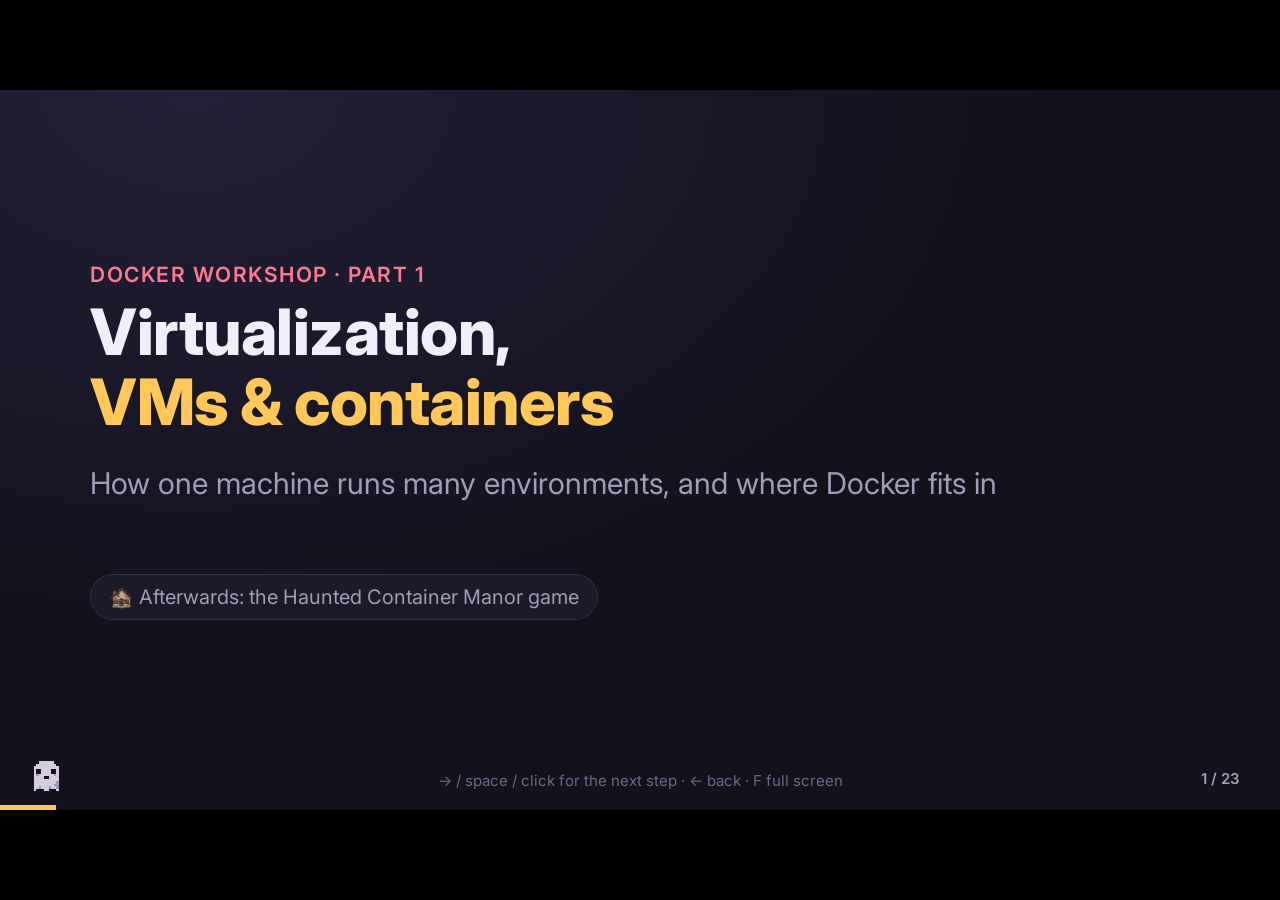
<file: docker.html>
<!doctype html>
<html lang="en">
<head>
<meta charset="utf-8">
<meta name="viewport" content="width=device-width, initial-scale=1">
<title>Docker workshop: Virtualization, VMs & containers</title>
<link rel="preconnect" href="https://fonts.googleapis.com">
<link href="https://fonts.googleapis.com/css2?family=Inter:wght@400;500;600;800&family=JetBrains+Mono:wght@400;600&display=swap" rel="stylesheet">
<style>
  :root {
    --bg: #12111c;
    --panel: #1b1a29;
    --panel-2: #232236;
    --line: #2f2d45;
    --text: #f1eef9;
    --muted: #a19cb8;
    --gold: #ffc857;
    --pink: #ff7a90;
    --green: #7ddba3;
    /* diagram layers */
    --app: #33202e;    --app-line: #ff7a90;
    --lib: #2c2140;    --lib-line: #d39bff;
    --guest: #3a2f14;  --guest-line: #ffc857;
    --hyper: #143532;  --hyper-line: #4fd1b5;
    --os: #172a48;     --os-line: #6ea8ff;
    --hw: #291f42;     --hw-line: #ad8cff;
  }

  * { box-sizing: border-box; }
  html, body { margin: 0; height: 100%; background: #000; overflow: hidden; }
  body { font-family: "Inter", system-ui, -apple-system, "Segoe UI", sans-serif; color: var(--text); }

  /* A fixed 1280x720 stage, scaled to fit any screen */
  #deck {
    position: absolute; left: 50%; top: 50%;
    width: 1280px; height: 720px;
    transform: translate(-50%, -50%) scale(var(--scale, 1));
    background: radial-gradient(ellipse at 15% 0%, #221f38 0%, transparent 55%), var(--bg);
    overflow: hidden;
  }

  /* ---------- Slides ---------- */
  .slide {
    position: absolute; inset: 0;
    padding: 58px 90px 76px;
    display: flex; flex-direction: column;
    opacity: 0; visibility: hidden; transform: translateY(12px);
    transition: opacity .4s, transform .4s, visibility .4s;
  }
  .slide.active { opacity: 1; visibility: visible; transform: none; }

  .kicker { font-size: 21px; font-weight: 600; letter-spacing: 1.5px; text-transform: uppercase; color: var(--pink); margin-bottom: 10px; }
  h1, h2 { margin: 0; font-weight: 800; letter-spacing: -0.5px; }
  h1 { font-size: 64px; line-height: 1.1; }
  h2 { font-size: 42px; line-height: 1.2; margin-bottom: 26px; }
  h1 span, h2 span { color: var(--gold); }

  p, li { font-size: 26px; line-height: 1.5; }
  p { margin: 0 0 18px; }
  .lead { font-size: 30px; }
  .muted { color: var(--muted); }
  b, strong { color: var(--gold); font-weight: 600; }
  em { color: var(--pink); font-style: normal; }

  code, pre { font-family: "JetBrains Mono", monospace; }
  code { background: var(--panel-2); color: var(--gold); padding: 2px 8px; border-radius: 6px; font-size: .88em; }

  .cols { display: grid; grid-template-columns: 1fr 1fr; gap: 56px; flex: 1; align-items: center; }
  .cols.wide-left { grid-template-columns: 1.1fr 1fr; }
  .cols.three { grid-template-columns: repeat(3, 1fr); gap: 28px; }
  /* Boxes in an .equal row are always the same width and height */
  .cols.equal { flex: 0 0 auto; align-items: stretch; grid-auto-rows: 1fr; }

  .card { background: var(--panel); border: 1px solid var(--line); border-radius: 18px; padding: 30px 32px; }
  .card h3 { margin: 0 0 14px; font-size: 30px; }
  .card p { font-size: 24px; margin: 0; }
  .card.vm { border-top: 5px solid var(--app-line); }
  .card.ct { border-top: 5px solid var(--hyper-line); }

  .callout {
    margin-top: auto; padding: 20px 28px; border-radius: 14px;
    background: #ffc85712; border-left: 5px solid var(--gold); font-size: 25px;
  }

  /* Clean list rows: a small accent bar, a bold title and a short description */
  .rows { list-style: none; margin: 0; padding: 0; display: flex; flex-direction: column; gap: 9px; }
  .rows li {
    display: grid; grid-template-columns: 6px 1fr; column-gap: 16px;
    padding: 8px 16px; border-radius: 12px; background: var(--panel);
    font-size: 21px; line-height: 1.3;
  }
  .rows li::before { content: ""; grid-row: span 2; border-radius: 3px; background: var(--accent, var(--gold)); }
  .rows li .t { font-weight: 700; color: var(--text); }
  .rows li .d { color: var(--muted); font-size: 18px; }
  .rows.big { gap: 11px; }
  .rows.big li { padding: 11px 20px; }
  .rows.big li .t { font-size: 24px; }
  .rows.big li .d { font-size: 20px; }
  /* Title and description on one line, for longer lists */
  .rows.inline li { grid-template-columns: 6px max-content 1fr; align-items: baseline; padding: 9px 16px; }
  .rows.inline li::before { grid-row: auto; align-self: stretch; }
  .rows.inline li .d { padding-left: 12px; }

  pre {
    margin: 0; padding: 22px 0; border-radius: 14px;
    background: #0c0b14; border: 1px solid var(--line);
    font-size: 21px; line-height: 1.75; color: #e9e6f5;
  }
  pre .ln { display: block; padding: 0 28px; transition: background .3s, opacity .3s; white-space: pre; }
  pre.walking .ln { opacity: .45; }
  pre.walking .ln.focus { opacity: 1; background: #ffc8571f; box-shadow: inset 4px 0 0 var(--gold); }
  .c-key { color: var(--pink); font-weight: 600; }
  .c-com { color: #7f7a99; }
  .c-str { color: var(--green); }

  /* Click-through steps: revealed one at a time with → / space / click */
  .step { opacity: 0; transform: translateY(10px); transition: opacity .4s, transform .4s; }
  .step.shown { opacity: 1; transform: none; }

  /* ---------- The cloud provider story ---------- */
  .cols.story-cols { grid-template-columns: 1.25fr 1fr; gap: 44px; }
  .story p { font-size: 24px; margin-bottom: 16px; }
  .rack { position: relative; height: 380px; }
  .machine {
    position: absolute; inset: 20px 10px;
    border: 3px solid var(--hw-line); background: var(--hw); border-radius: 22px;
    display: grid; place-items: center; text-align: center;
    transition: background .6s;
  }
  .machine .icon { font-size: 84px; line-height: 1; transition: opacity .4s, transform .4s; }
  .machine .label { font-size: 24px; font-weight: 600; margin-top: 14px; transition: opacity .4s; }
  .price-tag {
    position: absolute; top: -18px; right: -14px;
    background: var(--gold); color: #1a1408; font-weight: 800; font-size: 26px;
    padding: 10px 18px; border-radius: 12px; rotate: 6deg;
    box-shadow: 0 8px 20px #00000066;
  }
  .vms {
    position: absolute; inset: 44px 34px;
    display: grid; grid-template-columns: repeat(5, minmax(0, 1fr)); gap: 10px;
  }
  .vms div {
    background: var(--app); border: 2px solid var(--app-line); border-radius: 12px;
    display: flex; flex-direction: column; align-items: center; justify-content: center; gap: 8px;
    font-size: 18px; font-weight: 600; text-align: center;
    opacity: 0; transform: scale(.4); transition: opacity .4s, transform .4s;
  }
  .vms div .who { font-size: 30px; }
  .vms div b { font-size: 26px; }
  .rack.split .machine { background: transparent; border-style: dashed; }
  .rack.split .machine .icon, .rack.split .machine .label { opacity: 0; transform: scale(.8); }
  .rack.split .price-tag { opacity: 0; }
  .rack.split .vms div { opacity: 1; transform: none; }
  .rack.split .vms div:nth-child(2) { transition-delay: .1s; }
  .rack.split .vms div:nth-child(3) { transition-delay: .2s; }
  .rack.split .vms div:nth-child(4) { transition-delay: .3s; }
  .rack.split .vms div:nth-child(5) { transition-delay: .4s; }

  /* ---------- Big definition slides ---------- */
  .definition { flex: 1; display: flex; flex-direction: column; justify-content: center; }
  .definition .term { font-size: 30px; color: var(--muted); margin-bottom: 14px; }
  .definition h1 { font-size: 80px; color: var(--gold); margin-bottom: 36px; }
  .definition blockquote {
    margin: 0; padding-left: 28px; border-left: 5px solid var(--pink);
    font-size: 34px; line-height: 1.45; max-width: 1050px;
  }

  /* ---------- Architecture diagrams ---------- */
  .stack { display: flex; flex-direction: column-reverse; gap: 10px; width: 100%; }
  .layer {
    border-radius: 12px; padding: 14px; text-align: center; font-size: 22px; font-weight: 600;
    border: 2px solid; opacity: 0; transform: translateY(20px);
    transition: box-shadow .3s, opacity .3s;
  }
  .slide.active .layer { animation: rise .5s ease-out forwards; }
  @keyframes rise { to { opacity: 1; transform: none; } }
  .stack .layer:nth-child(2) { animation-delay: .25s; }
  .stack .layer:nth-child(3) { animation-delay: .5s; }
  .stack .layer:nth-child(4) { animation-delay: .75s; }
  .layer.hw { background: var(--hw); border-color: var(--hw-line); }
  .layer.os { background: var(--os); border-color: var(--os-line); }
  .layer.hyper { background: var(--hyper); border-color: var(--hyper-line); }
  .boxes { display: grid; grid-template-columns: repeat(3, 1fr); gap: 12px; padding: 0; border: 0; }
  .box {
    background: var(--app); border: 2px solid var(--app-line); border-radius: 12px;
    padding: 10px; display: flex; flex-direction: column; gap: 8px;
  }
  .box .t { font-size: 20px; font-weight: 800; }
  .box .part { border: 1px solid; border-radius: 8px; padding: 7px 4px; font-size: 17px; font-weight: 600; transition: box-shadow .3s; }
  .box .part.app { background: #00000035; border-color: #ff7a9066; }
  .box .part.lib { background: var(--lib); border-color: var(--lib-line); }
  .box .part.guest { background: var(--guest); border-color: var(--guest-line); color: var(--gold); }
  .stack.small .layer { font-size: 17px; padding: 9px; }
  .stack.small .box .t { font-size: 16px; }
  .stack.small .box .part { font-size: 14px; padding: 5px 2px; }

  /* While walking through a diagram, the part being explained lights up */
  /* (dimmed with a filter, because the rise-up animation already controls opacity) */
  .focusing .layer:not(.boxes):not(.focus), .focusing .box .part:not(.focus),
  .focusing .app-box:not(.focus) { filter: brightness(.45) saturate(.6); }
  .focusing .focus { box-shadow: 0 0 0 3px var(--gold), 0 0 26px #ffc85766; }

  .glow .part.guest { animation: pulse 1.4s ease-in-out infinite; }
  @keyframes pulse { 50% { box-shadow: 0 0 0 4px #ffc85766; } }

  /* ---------- Comparison table ---------- */
  table { width: 100%; border-collapse: collapse; font-size: 24px; }
  th, td { padding: 16px 20px; text-align: left; border-bottom: 1px solid var(--line); }
  th { font-size: 22px; font-weight: 800; }
  td:first-child { color: var(--muted); }
  tr:last-child td { border-bottom: 0; }

  /* ---------- Lifecycle: a snake from Dockerfile to Removed ---------- */
  .lc-row { display: flex; align-items: center; }
  .lc-row.rev { flex-direction: row-reverse; }           /* second row reads right to left */
  .lc-group { display: flex; align-items: center; flex: 1; }
  .lc-row.rev .lc-group { flex-direction: row-reverse; }
  .state {
    flex: 0 0 170px; padding: 14px 8px; border-radius: 16px; text-align: center;
    background: var(--panel); border: 2px solid var(--line); font-size: 20px; font-weight: 800;
  }
  .state .em { display: block; font-size: 30px; margin-bottom: 4px; }
  .state small { display: block; font-size: 15px; font-weight: 500; color: var(--muted); }
  .state.file { border-color: var(--lib-line); }
  .state.img { border-color: var(--os-line); }
  .state.run { border-color: var(--green); }
  .state.stop { border-color: var(--gold); }
  .state.dead { border-color: var(--pink); }
  .arrow { flex: 1; text-align: center; color: var(--muted); padding: 0 8px; }
  .arrow code { display: inline-block; margin-bottom: 6px; font-size: 15px; }
  .arrow .line { height: 3px; background: linear-gradient(90deg, var(--line), var(--gold)); position: relative; }
  .arrow .line::after {
    content: ""; position: absolute; right: -2px; top: -6px;
    border-left: 12px solid var(--gold); border-top: 7.5px solid transparent; border-bottom: 7.5px solid transparent;
  }
  .arrow.left .line { background: linear-gradient(270deg, var(--line), var(--gold)); }
  .arrow.left .line::after { right: auto; left: -2px; border-left: 0; border-right: 12px solid var(--gold); }
  .lc-down { align-self: flex-end; width: 170px; text-align: center; margin: 6px 0; }
  .lc-down code { font-size: 15px; }
  .lc-down .v { display: block; font-size: 26px; line-height: 1; color: var(--gold); }
  .lc-phase { font-size: 15px; font-weight: 700; letter-spacing: 1.5px; text-transform: uppercase; color: var(--muted); margin: 0 0 8px; }
  .lifecycle { display: flex; flex-direction: column; }
  .loop { margin: 16px 0 0; font-size: 21px; color: var(--muted); }

  /* ---------- Let's play a game ---------- */
  .play-slide { justify-content: center; align-items: center; text-align: center; }
  .play-slide h1 { font-size: 76px; color: var(--gold); }
  .play-slide .sub { font-size: 30px; margin-top: 22px; color: var(--muted); }
  .big-ghost {
    width: 176px; height: 176px; margin-bottom: 26px;
    image-rendering: pixelated; animation: bob 2.6s ease-in-out infinite;
  }

  /* ---------- Boo-ker in the corner ---------- */
  #booker {
    position: absolute; left: 26px; bottom: 14px; width: 40px; height: 40px;
    image-rendering: pixelated; opacity: .85; animation: bob 3s ease-in-out infinite;
  }
  @keyframes bob { 50% { transform: translateY(-6px) rotate(-4deg); } }

  /* ---------- Title slide ---------- */
  .title-slide { justify-content: center; }
  .title-slide .sub { font-size: 30px; margin-top: 24px; color: var(--muted); }
  .title-slide .badge {
    display: inline-block; margin-top: 50px; padding: 10px 18px; border-radius: 999px;
    background: var(--panel); border: 1px solid var(--line); font-size: 20px; color: var(--muted);
  }

  /* ---------- Chrome: progress, counter, hint ---------- */
  #progress { position: absolute; left: 0; bottom: 0; height: 5px; background: var(--gold); transition: width .4s; }
  #counter { position: absolute; right: 40px; bottom: 22px; font-size: 15px; font-weight: 600; color: var(--muted); }
  #hint { position: absolute; left: 50%; bottom: 20px; transform: translateX(-50%); font-size: 15px; color: #6c6886; transition: opacity 1s; }

  @media (prefers-reduced-motion: reduce) {
    *, *::before, *::after { animation: none !important; transition: none !important; }
    .layer { opacity: 1 !important; transform: none !important; }
  }
</style>
</head>
<body>
<div id="deck">

  <!-- 1. Title -->
  <section class="slide title-slide">
    <div class="kicker">Docker workshop · Part 1</div>
    <h1>Virtualization,<br><span>VMs & containers</span></h1>
    <p class="sub">How one machine runs many environments, and where Docker fits in</p>
    <div><span class="badge">🏚️ Afterwards: the Haunted Container Manor game</span></div>
  </section>

  <!-- 2. Agenda -->
  <section class="slide">
    <div class="kicker">Agenda</div>
    <h2>What we'll cover</h2>
    <ul class="rows big">
      <li><span class="t">Why virtualization exists</span><span class="d">One machine, many customers</span></li>
      <li><span class="t">Virtual machines vs containers</span><span class="d">How they work, and how they differ</span></li>
      <li><span class="t">When to use which</span><span class="d">And why it matters for you</span></li>
      <li><span class="t">Docker</span><span class="d">Images, containers and their lifecycle</span></li>
      <li><span class="t">Hands-on</span><span class="d">The Haunted Container Manor</span></li>
    </ul>
  </section>

  <!-- 3. The cloud provider story (interactive) -->
  <section class="slide">
    <div class="kicker">Imagine...</div>
    <h2>You're a cloud provider</h2>
    <div class="cols story-cols">
      <div class="story">
        <p>You own <b>one powerful machine</b>, and you want to rent it out.</p>
        <p class="step">Your customers use it to run their backend servers.</p>
        <p class="step">But the whole machine costs <b>$100 a month</b>. Way too much for a small static website! 💸</p>
        <p class="step" data-action="split">So you <b>split it</b> into 5 smaller, isolated machines...</p>
        <p class="step">...each for <b>$20 a month</b>. Customers pay less, and you still earn your $100.</p>
      </div>
      <div class="rack" id="rack">
        <div class="machine">
          <div>
            <div class="icon">🖥️</div>
            <div class="label">One physical machine</div>
          </div>
          <div class="price-tag step" data-step="2">$100 / month</div>
        </div>
        <div class="vms">
          <div><span class="who">🧑‍💼</span>VM 1<b>$20</b></div>
          <div><span class="who">👩‍💻</span>VM 2<b>$20</b></div>
          <div><span class="who">🧑‍🔧</span>VM 3<b>$20</b></div>
          <div><span class="who">👨‍🎨</span>VM 4<b>$20</b></div>
          <div><span class="who">👩‍🔬</span>VM 5<b>$20</b></div>
        </div>
      </div>
    </div>
  </section>

  <!-- 4. Definition: virtualization -->
  <section class="slide">
    <div class="definition">
      <div class="term">This is called</div>
      <h1>Virtualization</h1>
      <blockquote class="step">A technique that allows running <b>multiple environments</b> on a <b>single physical server</b>.</blockquote>
      <p class="step muted" style="margin-top: 34px; font-size: 26px;">Most modern applications rely on it, including the cloud services you use every day.</p>
    </div>
  </section>

  <!-- 5. Two ways -->
  <section class="slide">
    <div class="kicker">Two technologies</div>
    <h2>There are two ways to do this</h2>
    <div class="cols equal">
      <div class="card vm step">
        <h3>🖥️ Virtual machines</h3>
        <p>Split the machine into separate, complete computers.</p>
      </div>
      <div class="card ct step">
        <h3>📦 Containers</h3>
        <p>Split it into lightweight boxes that share one operating system.</p>
      </div>
    </div>
    <div class="callout step">Both are powerful, but they differ in <b>benefits</b> and <b>use cases</b>.</div>
  </section>

  <!-- 6. How computers run apps -->
  <section class="slide">
    <div class="kicker">First, the basics</div>
    <h2>How does a normal computer even run apps?</h2>
    <div class="cols">
      <div class="stack">
        <div class="layer hw">Hardware <span class="muted">(CPU, memory, disk)</span></div>
        <div class="layer os">Operating system <span class="muted">(Windows, macOS, Linux)</span></div>
        <div class="layer boxes">
          <div class="box app-box"><span class="t">Chrome</span></div>
          <div class="box app-box"><span class="t">Discord</span></div>
          <div class="box app-box"><span class="t">Slack</span></div>
        </div>
      </div>
      <ul class="rows">
        <li class="step" data-focus=".layer.hw" style="--accent: var(--hw-line)"><span class="t">Hardware</span><span class="d">Every computer needs it to work</span></li>
        <li class="step" data-focus=".layer.os" style="--accent: var(--os-line)"><span class="t">Operating system</span><span class="d">Installed on top of the hardware, and talks to it</span></li>
        <li class="step" data-focus=".app-box" style="--accent: var(--app-line)"><span class="t">Apps</span><span class="d">The OS does the low-level work on their behalf</span></li>
      </ul>
    </div>
  </section>

  <!-- 7. VM architecture (walkthrough) -->
  <section class="slide">
    <div class="kicker">Virtual machines</div>
    <h2>How a VM setup is built</h2>
    <div class="cols wide-left">
      <div class="stack">
        <div class="layer hw">Hardware</div>
        <div class="layer os">Host operating system</div>
        <div class="layer hyper">Hypervisor</div>
        <div class="layer boxes">
          <div class="box"><span class="t">VM 1</span><span class="part app">Application</span><span class="part lib">Lib / Bin</span><span class="part guest">Guest OS</span></div>
          <div class="box"><span class="t">VM 2</span><span class="part app">Application</span><span class="part lib">Lib / Bin</span><span class="part guest">Guest OS</span></div>
          <div class="box"><span class="t">VM 3</span><span class="part app">Application</span><span class="part lib">Lib / Bin</span><span class="part guest">Guest OS</span></div>
        </div>
      </div>
      <ul class="rows">
        <li class="step" data-focus=".layer.hw" style="--accent: var(--hw-line)"><span class="t">Hardware</span><span class="d">The physical machine</span></li>
        <li class="step" data-focus=".layer.os" style="--accent: var(--os-line)"><span class="t">Host operating system</span><span class="d">The OS installed on that machine</span></li>
        <li class="step" data-focus=".layer.hyper" style="--accent: var(--hyper-line)"><span class="t">Hypervisor</span><span class="d">Hands out resources to the VMs</span></li>
        <li class="step" data-focus=".part.guest" style="--accent: var(--guest-line)"><span class="t">Guest OS</span><span class="d">A full OS installed inside each VM</span></li>
        <li class="step" data-focus=".part.app" style="--accent: var(--app-line)"><span class="t">Application</span><span class="d">The software that runs in the VM</span></li>
        <li class="step" data-focus=".part.lib" style="--accent: var(--lib-line)"><span class="t">Dependencies (Lib / Bin)</span><span class="d">The libraries the app needs</span></li>
      </ul>
    </div>
  </section>

  <!-- 8. Container architecture (walkthrough) -->
  <section class="slide">
    <div class="kicker">Containers</div>
    <h2>How a container setup is built</h2>
    <div class="cols wide-left">
      <div class="stack">
        <div class="layer hw">Hardware</div>
        <div class="layer os">Host operating system</div>
        <div class="layer hyper">Container engine</div>
        <div class="layer boxes">
          <div class="box"><span class="t">Container 1</span><span class="part app">Application</span><span class="part lib">Lib / Bin</span></div>
          <div class="box"><span class="t">Container 2</span><span class="part app">Application</span><span class="part lib">Lib / Bin</span></div>
          <div class="box"><span class="t">Container 3</span><span class="part app">Application</span><span class="part lib">Lib / Bin</span></div>
        </div>
      </div>
      <ul class="rows">
        <li class="step" data-focus=".layer.hw" style="--accent: var(--hw-line)"><span class="t">Hardware</span><span class="d">The physical machine</span></li>
        <li class="step" data-focus=".layer.os" style="--accent: var(--os-line)"><span class="t">Host operating system</span><span class="d">The OS on that machine, shared by all containers</span></li>
        <li class="step" data-focus=".layer.hyper" style="--accent: var(--hyper-line)"><span class="t">Container engine</span><span class="d">Creates and manages the containers, for example Docker</span></li>
        <li class="step" data-focus=".part.app" style="--accent: var(--app-line)"><span class="t">Application</span><span class="d">The software that runs in the container</span></li>
        <li class="step" data-focus=".part.lib" style="--accent: var(--lib-line)"><span class="t">Dependencies (Lib / Bin)</span><span class="d">The libraries the app needs</span></li>
      </ul>
    </div>
  </section>

  <!-- 9. What is the difference? -->
  <section class="slide">
    <div class="kicker">Question for you</div>
    <h2>What is the difference?</h2>
    <div class="cols" style="align-items:start" id="compare">
      <div class="stack small">
        <div class="layer hw">Hardware</div>
        <div class="layer os">Host OS</div>
        <div class="layer hyper">Hypervisor</div>
        <div class="layer boxes">
          <div class="box"><span class="t">VM</span><span class="part app">App</span><span class="part lib">Lib/Bin</span><span class="part guest">Guest OS</span></div>
          <div class="box"><span class="t">VM</span><span class="part app">App</span><span class="part lib">Lib/Bin</span><span class="part guest">Guest OS</span></div>
          <div class="box"><span class="t">VM</span><span class="part app">App</span><span class="part lib">Lib/Bin</span><span class="part guest">Guest OS</span></div>
        </div>
      </div>
      <div class="stack small">
        <div class="layer hw">Hardware</div>
        <div class="layer os">Host OS</div>
        <div class="layer hyper">Container engine</div>
        <div class="layer boxes">
          <div class="box"><span class="t">Container</span><span class="part app">App</span><span class="part lib">Lib/Bin</span></div>
          <div class="box"><span class="t">Container</span><span class="part app">App</span><span class="part lib">Lib/Bin</span></div>
          <div class="box"><span class="t">Container</span><span class="part app">App</span><span class="part lib">Lib/Bin</span></div>
        </div>
      </div>
    </div>
    <div class="callout step" data-action="glow"><b>The guest OS.</b> Each VM brings its own full OS. Containers share the host's kernel and only pack the app and its libraries.</div>
  </section>

  <!-- 10. The key differences -->
  <section class="slide">
    <div class="kicker">Side by side</div>
    <h2>The key differences</h2>
    <table>
      <tr><th></th><th>🖥️ Virtual machine</th><th>📦 Container</th></tr>
      <tr class="step"><td>Operating system</td><td>A full OS per VM</td><td>Shares the host's kernel</td></tr>
      <tr class="step"><td>Size</td><td>Gigabytes</td><td>Megabytes</td></tr>
      <tr class="step"><td>Start-up</td><td>Minutes</td><td>Seconds</td></tr>
      <tr class="step"><td>CPU & memory</td><td>More: the OS layer costs extra</td><td>Less: a much smaller footprint</td></tr>
      <tr class="step"><td>Isolation</td><td>Complete</td><td>Strong, at the OS level</td></tr>
    </table>
  </section>

  <!-- 11. When VMs -->
  <section class="slide">
    <div class="kicker">When to use</div>
    <h2>Virtual machines</h2>
    <ul class="rows big" style="--accent: var(--app-line)">
      <li class="step"><span class="t">Different operating systems</span><span class="d">Windows and Linux on the same hardware</span></li>
      <li class="step"><span class="t">Legacy applications</span><span class="d">Apps that need an old or outdated OS</span></li>
      <li class="step"><span class="t">High security demands</span><span class="d">VMs offer complete isolation</span></li>
    </ul>
  </section>

  <!-- 12. When containers -->
  <section class="slide">
    <div class="kicker">When to use</div>
    <h2>Containers</h2>
    <ul class="rows big" style="--accent: var(--hyper-line)">
      <li class="step"><span class="t">Microservices</span><span class="d">Apps built from independent parts</span></li>
      <li class="step"><span class="t">CI/CD pipelines</span><span class="d">Fast start-up for frequent testing and deploying</span></li>
      <li class="step"><span class="t">Portability</span><span class="d">Move your app between environments, it runs the same everywhere</span></li>
      <li class="step"><span class="t">The cloud</span><span class="d">Easy to deploy, great for cloud and hybrid setups</span></li>
    </ul>
  </section>

  <!-- 13. Why does this matter -->
  <section class="slide">
    <div class="kicker">Why should you care?</div>
    <h2>Who uses this?</h2>
    <div class="cols equal">
      <div class="card">
        <h3>☁️ Microsoft (Azure)</h3>
        <p>Gives every customer their own virtual server, without a separate physical machine for each one.</p>
      </div>
      <div class="card">
        <h3>🧑‍💻 Developers</h3>
        <p>Create isolated environments on their own computer, or try out a different OS.</p>
      </div>
    </div>
    <div class="callout step">You built an app for your company and want to host it on <b>Azure</b>? Depending on the service you pick, it runs in a <b>VM</b> or in a <b>container</b>.</div>
  </section>

  <!-- 14. Docker recap -->
  <section class="slide">
    <div class="kicker">Recap</div>
    <h2>So what is <span>Docker</span>? 🐳</h2>
    <p class="lead">An <b>open-source containerization platform</b>.</p>
    <p class="lead step">It packages your software <em>and everything it needs</em> into one standard unit: a <b>container</b>.</p>
    <p class="lead step">Containers share the host's kernel, so they're <b>efficient and lightweight</b>.</p>
  </section>

  <!-- 15. Basic concepts -->
  <section class="slide">
    <div class="kicker">Basic concepts</div>
    <h2>Three words to remember</h2>
    <div class="cols three equal">
      <div class="card step">
        <h3>📜 Image</h3>
        <p>The <b>blueprint</b>: a read-only template with everything the app needs.</p>
      </div>
      <div class="card step">
        <h3>📦 Container</h3>
        <p>A <b>running instance</b> of an image. Make as many as you like.</p>
      </div>
      <div class="card step">
        <h3>🏛️ Registry</h3>
        <p>Where images are <b>shared</b>, like Docker Hub: GitHub for images.</p>
      </div>
    </div>
    <div class="callout step">Today's game image lives in GitHub's registry: <code>ghcr.io</code></div>
  </section>

  <!-- 16. Definition: Docker images -->
  <section class="slide">
    <div class="definition">
      <div class="term">Zooming in on</div>
      <h1>Docker images</h1>
      <blockquote class="step">The <b>fundamental building blocks</b> of containers. Immutable, <b>read-only templates</b> containing everything needed to run an application: the operating system, application code, runtime and dependencies.</blockquote>
      <p class="step muted" style="margin-top: 34px; font-size: 26px;">They're built from a <b>Dockerfile</b>, layer by layer, and stored in registries like Docker Hub.</p>
    </div>
  </section>

  <!-- 17. A simple example image (walkthrough) -->
  <section class="slide">
    <div class="kicker">A simple example</div>
    <h2>Reading a Dockerfile</h2>
    <div class="cols wide-left" style="align-items:start">
<pre id="dockerfile" style="font-size: 19px"><span class="ln" data-n="1"><span class="c-key">FROM</span> python:3.12-slim</span><span class="ln" data-n="2"><span class="c-key">WORKDIR</span> /app</span><span class="ln" data-n="3"><span class="c-key">COPY</span> requirements.txt .</span><span class="ln" data-n="4"><span class="c-key">RUN</span> pip install -r requirements.txt</span><span class="ln" data-n="5"><span class="c-key">COPY</span> . .</span><span class="ln" data-n="6"><span class="c-key">CMD</span> [<span class="c-str">"python"</span>, <span class="c-str">"main.py"</span>]</span></pre>
      <ul class="rows inline">
        <li class="step" data-focus='.ln[data-n="1"]' style="--accent: var(--hw-line)"><span class="t">FROM</span><span class="d">Start from a base image: a small Linux with Python</span></li>
        <li class="step" data-focus='.ln[data-n="2"]' style="--accent: var(--os-line)"><span class="t">WORKDIR</span><span class="d">Work inside the folder <code>/app</code></span></li>
        <li class="step" data-focus='.ln[data-n="3"]' style="--accent: var(--hyper-line)"><span class="t">COPY</span><span class="d">Copy the list of libraries in</span></li>
        <li class="step" data-focus='.ln[data-n="4"]' style="--accent: var(--lib-line)"><span class="t">RUN</span><span class="d">Install those libraries</span></li>
        <li class="step" data-focus='.ln[data-n="5"]' style="--accent: var(--app-line)"><span class="t">COPY</span><span class="d">Copy your own code in</span></li>
        <li class="step" data-focus='.ln[data-n="6"]' style="--accent: var(--guest-line)"><span class="t">CMD</span><span class="d">What to run when a container starts</span></li>
      </ul>
    </div>
    <div class="callout step"><code>docker build -t my-app .</code> turns this recipe into an image. Every line becomes a layer.</div>
  </section>

  <!-- 18. Class analogy -->
  <section class="slide">
    <div class="kicker">If you know Python...</div>
    <h2>Image = class, container = instance</h2>
    <div class="cols">
<pre><span class="ln"><span class="c-key">class</span> WebApp:        <span class="c-com"># the image</span></span><span class="ln">    ...</span><span class="ln"> </span><span class="ln">app1 = WebApp()       <span class="c-com"># container 1</span></span><span class="ln">app2 = WebApp()       <span class="c-com"># container 2</span></span></pre>
      <div>
        <p>One <b>class</b>, many <b>objects</b>.</p>
        <p class="step">One <b>image</b>, many <b>containers</b>.</p>
        <p class="step muted">Each container is its own separate copy, but they all come from the same blueprint.</p>
      </div>
    </div>
  </section>

  <!-- 19. Containers -->
  <section class="slide">
    <div class="definition">
      <div class="term">Zooming in on</div>
      <h1>Docker containers</h1>
      <blockquote class="step">A <b>running instance of a Docker image</b>. An isolated runtime environment where applications run without interfering with each other or the host system.</blockquote>
      <p class="step muted" style="margin-top: 34px; font-size: 26px;">Each container has its <b>own file system, networking and process space</b>, but shares the <b>host's kernel</b>.</p>
      <p class="step muted" style="font-size: 26px;">The image is the blueprint. The container is the blueprint brought to life. ▶️</p>
    </div>
  </section>

  <!-- 20. Lifecycle -->
  <section class="slide">
    <div class="kicker">Lifecycle</div>
    <h2>From Dockerfile to container</h2>
    <div class="lifecycle">
      <div class="lc-row">
        <div class="state file"><span class="em">📄</span>Dockerfile<small>the recipe</small></div>
        <div class="lc-group step"><div class="arrow"><code>docker build</code><div class="line"></div></div><div class="state img"><span class="em">📜</span>Image<small>the blueprint</small></div></div>
        <div class="lc-group step"><div class="arrow"><code>docker create</code><div class="line"></div></div><div class="state"><span class="em">📦</span>Container<small>created</small></div></div>
      </div>
      <div class="lc-down step"><code>docker start</code><span class="v">↓</span></div>
      <div class="lc-row rev">
        <div class="state run step" data-step="3"><span class="em">▶️</span>Running</div>
        <div class="lc-group step"><div class="arrow left"><code>docker stop</code><div class="line"></div></div><div class="state stop"><span class="em">⏸️</span>Stopped</div></div>
        <div class="lc-group step"><div class="arrow left"><code>docker rm</code><div class="line"></div></div><div class="state dead"><span class="em">🗑️</span>Removed</div></div>
      </div>
    </div>
    <div class="callout step"><code>docker run</code> = <code>docker create</code> + <code>docker start</code> in one command</div>
  </section>

  <!-- 21. Let's play a game -->
  <section class="slide play-slide">
    <canvas class="big-ghost" width="16" height="16"></canvas>
    <div class="kicker">Enough theory</div>
    <h1>Let's play a game! 🎮</h1>
    <p class="sub">Escape the <b>Haunted Container Manor</b> using real Docker commands.</p>
  </section>

  <!-- 22. Cheat sheet -->
  <section class="slide">
    <div class="kicker">Cheat sheet</div>
    <h2>Commands you'll use in the game</h2>
    <div class="cols" style="align-items:start">
      <table>
        <tr><td><code>docker run</code></td><td>make + start a container</td></tr>
        <tr><td><code>docker ps</code></td><td>running containers</td></tr>
        <tr><td><code>docker ps -a</code></td><td>all containers</td></tr>
        <tr><td><code>docker stop</code></td><td>stop a container</td></tr>
      </table>
      <table>
        <tr><td><code>docker start</code></td><td>start it again</td></tr>
        <tr><td><code>docker logs</code></td><td>what it wrote</td></tr>
        <tr><td><code>docker rm</code></td><td>delete a container</td></tr>
        <tr><td><code>docker images</code></td><td>your images</td></tr>
      </table>
    </div>
    <div class="callout">Stuck? Add <code>--help</code> to any command, or ask Judit 🙋‍♀️</div>
  </section>

  <!-- 23. Enter the game -->
  <section class="slide">
    <div class="kicker">Hands-on</div>
    <h2>The Haunted Container Manor 🏚️</h2>
    <ul class="rows big">
      <li><span class="t">1. Open a Codespace</span><span class="d">Repo → Code → Codespaces → Create codespace on main</span></li>
      <li><span class="t">2. Start the game</span><span class="d"><code>docker run -d -p 8000:8000 --name manor ...</code></span></li>
      <li><span class="t">3. Open it</span><span class="d">Ports tab → click 🌐 next to port 8000</span></li>
      <li><span class="t">4. Play</span><span class="d">Headphones on, and escape the manor!</span></li>
    </ul>
    <div class="callout">Fun fact: a Codespace is a <b>virtual machine</b>. You're about to run <b>containers</b> inside a VM, on a server you've never seen.</div>
  </section>

  <canvas id="booker" width="16" height="16"></canvas>
  <div id="progress"></div>
  <div id="counter"></div>
  <div id="hint">→ / space / click for the next step · ← back · F full screen</div>
</div>

<script>
  const slides = [...document.querySelectorAll(".slide")];
  let current = 0;

  // Open with ?all in the address to see every step at once (handy for sharing or printing)
  const ALL = new URLSearchParams(location.search).has("all");

  // Steps on a slide, in order. data-step="n" makes an element appear together with step n.
  const stepsOf = (s) => [...s.querySelectorAll(".step:not([data-step])")];
  const shownCount = (s) => stepsOf(s).filter((el) => el.classList.contains("shown")).length;

  function setSteps(s, count) {
    const steps = stepsOf(s);
    steps.forEach((el, i) => el.classList.toggle("shown", i < count));
    s.querySelectorAll(".step[data-step]").forEach((el) => {
      el.classList.toggle("shown", count >= Number(el.dataset.step));
    });

    // Actions tied to a step: the machine split and the guest OS highlight
    const reached = (action) => steps.some((el, i) => i < count && el.dataset.action === action);
    s.querySelector("#rack")?.classList.toggle("split", reached("split"));
    s.querySelector("#compare")?.classList.toggle("glow", reached("glow"));

    // Walkthroughs: light up the diagram part or code line of the latest step
    s.querySelectorAll(".focus").forEach((el) => el.classList.remove("focus"));
    const latest = steps.slice(0, count).reverse().find((el) => el.dataset.focus);
    const walking = Boolean(latest) && !ALL;
    s.querySelector(".stack")?.classList.toggle("focusing", walking);
    s.querySelector("pre")?.classList.toggle("walking", walking);
    if (walking) s.querySelectorAll(latest.dataset.focus).forEach((el) => el.classList.add("focus"));

    // Remember slide and step in the address (#7.3 = slide 7, step 3), so a refresh keeps your place
    history.replaceState(null, "", `${location.search}#${current + 1}${count ? "." + count : ""}`);
  }

  function show(i, revealAll = ALL, stepCount = 0) {
    current = Math.max(0, Math.min(slides.length - 1, i));
    slides.forEach((s, j) => s.classList.toggle("active", j === current));
    const s = slides[current];
    document.getElementById("counter").textContent = `${current + 1} / ${slides.length}`;
    document.getElementById("progress").style.width = `${((current + 1) / slides.length) * 100}%`;
    setSteps(s, revealAll ? stepsOf(s).length : Math.min(stepCount, stepsOf(s).length));
  }

  function next() {
    const s = slides[current];
    const n = shownCount(s);
    if (n < stepsOf(s).length) setSteps(s, n + 1);
    else if (current < slides.length - 1) show(current + 1);
  }

  function prev() {
    const s = slides[current];
    const n = shownCount(s);
    if (n > 0) setSteps(s, n - 1);
    else if (current > 0) show(current - 1, true);
  }

  function fit() {
    const scale = Math.min(innerWidth / 1280, innerHeight / 720);
    document.getElementById("deck").style.setProperty("--scale", scale);
  }

  document.addEventListener("keydown", (e) => {
    if (["ArrowRight", "ArrowDown", "PageDown", " ", "Enter"].includes(e.key)) { e.preventDefault(); next(); }
    if (["ArrowLeft", "ArrowUp", "PageUp", "Backspace"].includes(e.key)) { e.preventDefault(); prev(); }
    if (e.key === "Home") show(0);
    if (e.key === "End") show(slides.length - 1);
    if (e.key === "f" || e.key === "F") {
      if (document.fullscreenElement) document.exitFullscreen();
      else document.documentElement.requestFullscreen();
    }
  });

  // Click the right half for the next step, the left half to go back
  document.addEventListener("click", (e) => (e.clientX > innerWidth / 2 ? next() : prev()));

  setTimeout(() => (document.getElementById("hint").style.opacity = 0), 7000);

  // Boo-ker, the little pixel ghost from the game
  const GHOST = [
    "................", ".....kkkkkk.....", "....kwwwwwwk....", "...kwwwwwwwwk...",
    "..kwwwwwwwwwwk..", "..kweewwwweewk..", "..kweewwwweewk..", "..kwpwwwwwwpwk..",
    "..kwwwwkkwwwwk..", "..kwwwwwwwwwwk..", "..kwwwwwwwwwgk..", "..kwwwwwwwwggk..",
    "..kwwgwwwgwwgk..", "..kwk.kwwk.kwk..", "...k...kk...k...", "................",
  ];
  const PAL = { k: "#1a1022", w: "#f4f0ff", g: "#b9b0e0", e: "#1a1022", p: "#ff9ad5" };
  document.querySelectorAll("#booker, .big-ghost").forEach((canvas) => {
    const ghost = canvas.getContext("2d");
    GHOST.forEach((row, y) => [...row].forEach((ch, x) => {
      if (ch !== ".") { ghost.fillStyle = PAL[ch]; ghost.fillRect(x, y, 1, 1); }
    }));
  });

  addEventListener("resize", fit);
  fit();
  const [, slideNo = "1", stepNo = "0"] = location.hash.match(/^#(\d+)(?:\.(\d+))?/) || [];
  show(Number(slideNo) - 1, ALL, Number(stepNo));
</script>
</body>
</html>
</file>
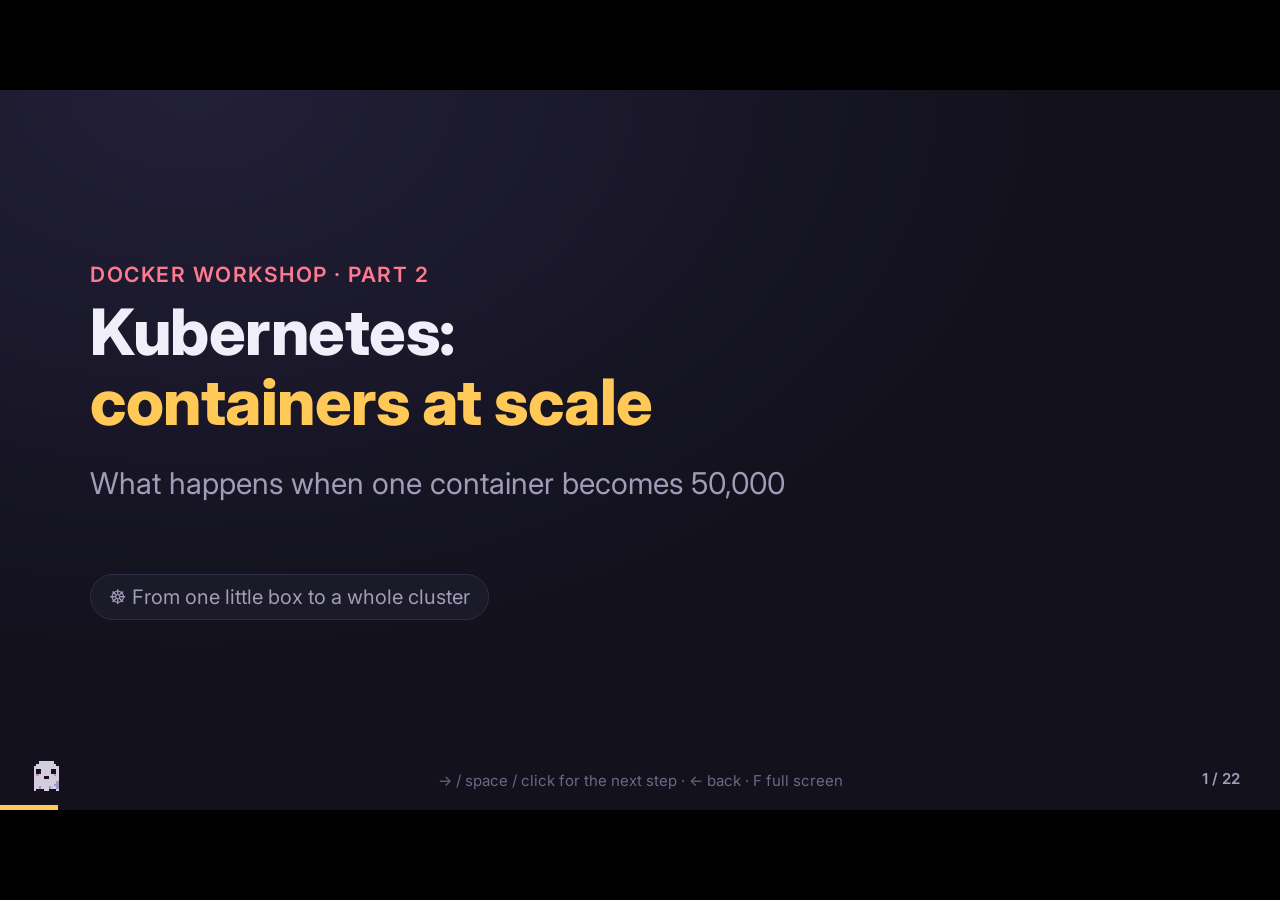
<file: kubernetes.html>
<!doctype html>
<html lang="en">
<head>
<meta charset="utf-8">
<meta name="viewport" content="width=device-width, initial-scale=1">
<title>Docker workshop: Kubernetes</title>
<link rel="preconnect" href="https://fonts.googleapis.com">
<link href="https://fonts.googleapis.com/css2?family=Inter:wght@400;500;600;800&family=JetBrains+Mono:wght@400;600&display=swap" rel="stylesheet">
<style>
  :root {
    --bg: #12111c;
    --panel: #1b1a29;
    --panel-2: #232236;
    --line: #2f2d45;
    --text: #f1eef9;
    --muted: #a19cb8;
    --gold: #ffc857;
    --pink: #ff7a90;
    --green: #7ddba3;
    --app: #33202e;    --app-line: #ff7a90;
    --lib: #2c2140;    --lib-line: #d39bff;
    --hyper: #143532;  --hyper-line: #4fd1b5;
    --os: #172a48;     --os-line: #6ea8ff;
    --hw: #291f42;     --hw-line: #ad8cff;
    --bad: #4a1520;
  }

  * { box-sizing: border-box; }
  html, body { margin: 0; height: 100%; background: #000; overflow: hidden; }
  body { font-family: "Inter", system-ui, -apple-system, "Segoe UI", sans-serif; color: var(--text); }

  /* A fixed 1280x720 stage, scaled to fit any screen */
  #deck {
    position: absolute; left: 50%; top: 50%;
    width: 1280px; height: 720px;
    transform: translate(-50%, -50%) scale(var(--scale, 1));
    background: radial-gradient(ellipse at 15% 0%, #221f38 0%, transparent 55%), var(--bg);
    overflow: hidden;
  }

  /* ---------- Slides ---------- */
  .slide {
    position: absolute; inset: 0;
    padding: 58px 90px 76px;
    display: flex; flex-direction: column;
    opacity: 0; visibility: hidden; transform: translateY(12px);
    transition: opacity .4s, transform .4s, visibility .4s;
  }
  .slide.active { opacity: 1; visibility: visible; transform: none; }

  .kicker { font-size: 21px; font-weight: 600; letter-spacing: 1.5px; text-transform: uppercase; color: var(--pink); margin-bottom: 10px; }
  h1, h2 { margin: 0; font-weight: 800; letter-spacing: -0.5px; }
  h1 { font-size: 64px; line-height: 1.1; }
  h2 { font-size: 42px; line-height: 1.2; margin-bottom: 26px; }
  h1 span, h2 span { color: var(--gold); }

  p, li { font-size: 26px; line-height: 1.5; }
  p { margin: 0 0 18px; }
  .lead { font-size: 30px; }
  .muted { color: var(--muted); }
  b, strong { color: var(--gold); font-weight: 600; }
  em { color: var(--pink); font-style: normal; }

  code, pre { font-family: "JetBrains Mono", monospace; }
  code { background: var(--panel-2); color: var(--gold); padding: 2px 8px; border-radius: 6px; font-size: .88em; white-space: nowrap; }

  .cols { display: grid; grid-template-columns: 1fr 1fr; gap: 56px; flex: 1; align-items: center; }
  .cols.wide-left { grid-template-columns: 1.1fr 1fr; }
  .cols.three { grid-template-columns: repeat(3, 1fr); gap: 22px; }
  /* Boxes in an .equal row are always the same width and height */
  .cols.equal { flex: 0 0 auto; align-items: stretch; grid-auto-rows: 1fr; }

  .card { background: var(--panel); border: 1px solid var(--line); border-radius: 18px; padding: 30px 32px; }
  .card h3 { margin: 0 0 14px; font-size: 30px; }
  .card p { font-size: 24px; margin: 0; }
  .card.sm { padding: 20px 24px; }
  .card.sm h3 { font-size: 24px; margin-bottom: 8px; }
  .card.sm p { font-size: 19px; line-height: 1.4; color: var(--muted); }
  .card.by-hand { border-top: 5px solid var(--app-line); }
  .card.k8s { border-top: 5px solid var(--hyper-line); }

  .callout {
    margin-top: auto; padding: 20px 28px; border-radius: 14px;
    background: #ffc85712; border-left: 5px solid var(--gold); font-size: 25px;
  }

  /* Clean list rows: a small accent bar, a bold title and a short description */
  .rows { list-style: none; margin: 0; padding: 0; display: flex; flex-direction: column; gap: 9px; }
  .rows li {
    display: grid; grid-template-columns: 6px 1fr; column-gap: 16px;
    padding: 8px 16px; border-radius: 12px; background: var(--panel);
    font-size: 21px; line-height: 1.3;
  }
  .rows li::before { content: ""; grid-row: span 2; border-radius: 3px; background: var(--accent, var(--gold)); }
  .rows li .t { font-weight: 700; color: var(--text); }
  .rows li .d { color: var(--muted); font-size: 18px; }
  .rows.big { gap: 11px; }
  .rows.big li { padding: 11px 20px; }
  .rows.big li .t { font-size: 24px; }
  .rows.big li .d { font-size: 20px; }
  .rows.inline li { grid-template-columns: 6px max-content 1fr; align-items: baseline; padding: 9px 16px; }
  .rows.inline li::before { grid-row: auto; align-self: stretch; }
  .rows.inline li .d { padding-left: 12px; }

  pre {
    margin: 0; padding: 18px 0; border-radius: 14px;
    background: #0c0b14; border: 1px solid var(--line);
    font-size: 19px; line-height: 1.7; color: #e9e6f5;
  }
  pre .ln { display: block; padding: 0 26px; transition: background .3s, opacity .3s; white-space: pre; }
  pre.walking .ln { opacity: .45; }
  pre.walking .ln.focus { opacity: 1; background: #ffc8571f; box-shadow: inset 4px 0 0 var(--gold); }
  .c-key { color: var(--pink); font-weight: 600; }
  .c-com { color: #7f7a99; }
  .c-str { color: var(--green); }

  /* Click-through steps: revealed one at a time with → / space / click */
  .step { opacity: 0; transform: translateY(10px); transition: opacity .4s, transform .4s; }
  .step.shown { opacity: 1; transform: none; }
  @keyframes pop { from { opacity: 0; transform: scale(.6); } }

  /* ---------- Big definition slides ---------- */
  .definition { flex: 1; display: flex; flex-direction: column; justify-content: center; }
  .definition .term { font-size: 30px; color: var(--muted); margin-bottom: 14px; }
  .definition h1 { font-size: 80px; color: var(--gold); margin-bottom: 36px; }
  .definition blockquote {
    margin: 0; padding-left: 28px; border-left: 5px solid var(--pink);
    font-size: 34px; line-height: 1.45; max-width: 1050px;
  }
  .definition .more { margin-top: 30px; font-size: 26px; color: var(--muted); }
  .definition .more + .more { margin-top: 0; }

  /* ---------- One container: the little box ---------- */
  .story p { font-size: 24px; margin-bottom: 16px; }
  .story.tight p { font-size: 22px; margin-bottom: 12px; }
  .crate {
    position: relative; width: 380px; margin: 30px auto 0; padding: 28px 22px 18px;
    background: var(--hyper); border: 3px solid var(--hyper-line); border-radius: 18px;
    transition: box-shadow .5s;
  }
  .crate::before {   /* the lid */
    content: ""; position: absolute; top: -18px; left: 26px; right: 26px; height: 18px;
    background: #1d4a45; border: 3px solid var(--hyper-line); border-bottom: 0; border-radius: 10px 10px 0 0;
  }
  .crate .name { position: absolute; top: -52px; left: 0; right: 0; text-align: center; font-size: 18px; font-weight: 700; letter-spacing: 1.5px; text-transform: uppercase; color: var(--hyper-line); }
  .crate .item {
    display: flex; align-items: center; gap: 14px; margin-bottom: 10px; padding: 12px 16px;
    background: #0c0b14aa; border: 1px solid #4fd1b555; border-radius: 10px; font-size: 22px; font-weight: 600;
  }
  .crate .item span { font-size: 28px; }
  .crate .item.app { border-color: var(--gold); }
  .run-pill { text-align: center; margin-top: 22px; font-size: 22px; }
  .act-run .crate { box-shadow: 0 0 0 4px var(--green), 0 0 36px #7ddba366; }

  /* ---------- 50,000 containers: the growing fleet ---------- */
  .fleet-wrap { position: relative; }
  .fleet { position: relative; z-index: 1; display: grid; grid-template-columns: repeat(4, minmax(0, 1fr)); gap: 14px; }
  .srv {
    background: var(--hw); border: 2px solid var(--hw-line); border-radius: 10px; padding: 8px;
    display: grid; grid-template-columns: repeat(3, 1fr); gap: 5px;
    opacity: 0; transform: scale(.6); transition: opacity .4s, transform .4s; transition-delay: var(--d, 0s);
  }
  .srv.first, .act-grow .srv { opacity: 1; transform: none; }
  .ct {
    height: 24px; border-radius: 5px; background: var(--hyper); border: 2px solid var(--hyper-line);
    opacity: 0; transition: opacity .3s, background .3s, border-color .3s; transition-delay: var(--d, 0s);
  }
  .ct.first, .act-grow .ct { opacity: 1; }
  .act-crash .ct.bad { background: var(--bad); border-color: var(--pink); transition-delay: 0s; animation: blink 1s ease-in-out infinite; }
  @keyframes blink { 50% { opacity: .35; } }
  .net { position: absolute; inset: 0; z-index: 0; overflow: visible; pointer-events: none; }
  .net line { stroke: var(--gold); stroke-width: 3; stroke-dasharray: 6 6; opacity: 0; transition: opacity .5s; }
  .act-net .net line { opacity: .8; }
  .fleet-label { font-size: 17px; color: var(--muted); margin-top: 12px; text-align: center; }

  /* ---------- Pods: desired vs current state ---------- */
  .state-box { background: var(--panel); border: 1px solid var(--line); border-radius: 16px; padding: 18px 22px; margin-bottom: 16px; }
  .state-label { display: flex; justify-content: space-between; font-size: 17px; font-weight: 700; letter-spacing: 1.5px; text-transform: uppercase; color: var(--muted); margin-bottom: 12px; }
  .pods-row { display: flex; gap: 12px; }
  .pod {
    width: 74px; height: 74px; border-radius: 14px; display: grid; place-items: center; font-size: 30px;
    background: var(--hyper); border: 2px solid var(--hyper-line); transition: all .4s;
  }
  .pod.slot { background: transparent; border: 2px dashed var(--muted); }
  .pod .x, .cnt .bad { display: none; }
  .act-crash .pod.victim { background: var(--bad); border-color: var(--pink); }
  .act-crash .pod.victim .ok, .act-crash .cnt .ok { display: none; }
  .act-crash .pod.victim .x, .act-crash .cnt .bad { display: inline; }
  /* healing comes after crashing, so these rules win */
  .act-heal .pod.victim { background: var(--hyper); border-color: var(--green); box-shadow: 0 0 0 3px var(--green), 0 0 24px #7ddba366; }
  .act-heal .pod.victim .ok, .act-heal .cnt .ok { display: inline; }
  .act-heal .pod.victim .x, .act-heal .cnt .bad { display: none; }
  .cnt .ok { color: var(--green); }
  .cnt .bad { color: var(--pink); }

  /* ---------- From container to cluster: nested boxes that grow ---------- */
  .nest { display: flex; justify-content: center; align-items: center; height: 100%; }
  .n-cluster, .n-node, .n-pod {
    position: relative; border: 2px solid transparent; border-radius: 16px;
    transition: border-color .4s, background .4s, padding .4s;
  }
  .n-lbl { position: absolute; top: 6px; left: 12px; font-size: 13px; font-weight: 800; letter-spacing: 1.5px; text-transform: uppercase; opacity: 0; transition: opacity .4s; }
  .n-cluster { padding: 6px; }
  .n-cp, .n-node.extra, .n-pod.extra, .n-ct.extra { display: none; }
  .n-nodes { display: flex; gap: 14px; align-items: stretch; }
  .n-node { padding: 6px; }
  .n-pods { display: flex; gap: 10px; align-items: center; }
  .n-pod { padding: 6px; display: flex; gap: 8px; }
  .n-ct {
    width: 64px; height: 64px; border-radius: 12px; display: grid; place-items: center; font-size: 30px;
    background: var(--hyper); border: 2px solid var(--hyper-line);
  }
  /* step 1: a pod around the container */
  .act-pod .n-pod { border-color: var(--hyper-line); background: #4fd1b512; padding: 30px 12px 12px; }
  .act-pod .n-pod .n-lbl { opacity: 1; color: var(--hyper-line); }
  .act-pod .n-pod .n-ct.extra { display: grid; animation: pop .4s; }
  /* step 2: a node (machine) that runs pods */
  .act-node .n-node { border-color: var(--hw-line); background: var(--hw); padding: 32px 14px 14px; }
  .act-node .n-node > .n-lbl { opacity: 1; color: var(--hw-line); }
  .act-node .n-pod.extra { display: flex; animation: pop .4s; }
  /* step 3: a cluster of nodes, with a control plane */
  .act-cluster .n-cluster { border: 2px dashed var(--muted); padding: 34px 16px 16px; }
  .act-cluster .n-cluster > .n-lbl { opacity: 1; color: var(--muted); }
  .act-cluster .n-cp {
    display: block; margin-bottom: 12px; padding: 10px; border-radius: 12px; text-align: center;
    background: var(--os); border: 2px solid var(--os-line); font-size: 18px; font-weight: 700; animation: pop .4s;
  }
  .act-cluster .n-node.extra { display: block; animation: pop .4s; }

  /* ---------- Cluster diagrams ---------- */
  .diagram .focus { box-shadow: 0 0 0 3px var(--gold), 0 0 26px #ffc85766; }
  .cluster {
    position: relative; border: 2px dashed var(--muted); border-radius: 18px;
    padding: 40px 16px 16px; display: flex; flex-direction: column; gap: 14px; transition: box-shadow .3s;
  }
  .cluster > .lbl, .wrap-lbl { position: absolute; top: 10px; left: 18px; font-size: 15px; font-weight: 700; letter-spacing: 1.5px; text-transform: uppercase; color: var(--muted); }
  .cp {
    background: var(--os); border: 2px solid var(--os-line); border-radius: 12px; padding: 14px;
    text-align: center; font-size: 20px; font-weight: 700; transition: box-shadow .3s;
  }
  .nodes { display: grid; grid-template-columns: repeat(3, minmax(0, 1fr)); gap: 12px; }
  .node {
    position: relative; background: var(--hw); border: 2px solid var(--hw-line); border-radius: 12px; padding: 10px;
    display: flex; flex-direction: column; gap: 8px; transition: box-shadow .3s, filter .4s, border-color .4s;
  }
  .node .t { font-size: 16px; font-weight: 800; text-align: center; }
  .node .pods { display: flex; flex-wrap: wrap; gap: 6px; justify-content: center; min-height: 92px; align-content: flex-start; }
  .mini-pod {
    width: 42px; height: 42px; border-radius: 9px; display: grid; place-items: center; font-size: 19px;
    background: var(--hyper); border: 2px solid var(--hyper-line); transition: box-shadow .3s, opacity .4s, transform .4s;
  }
  /* node failure */
  .mini-pod.moved { opacity: 0; transform: scale(.4); }
  .act-move .mini-pod.moved { opacity: 1; transform: none; box-shadow: 0 0 0 2px var(--green), 0 0 16px #7ddba366; }
  .node .down-tag { display: none; position: absolute; inset: auto 0 10px; text-align: center; font-size: 15px; font-weight: 800; color: var(--pink); }
  .act-fail .node.down { filter: grayscale(.8) brightness(.6); border-color: var(--pink); }
  .act-fail .node.down .down-tag { display: block; }
  .act-move .node.down .mini-pod { opacity: 0; }

  /* component boxes (control plane, worker node) */
  .big-box { position: relative; border-radius: 18px; padding: 44px 18px 18px; border: 2px solid; }
  .big-box.cp-box { background: #101c33; border-color: var(--os-line); }
  .big-box.node-box { background: #1c1530; border-color: var(--hw-line); }
  .comps { display: grid; grid-template-columns: 1fr 1fr; gap: 12px; }
  .comp {
    background: var(--panel); border: 2px solid var(--line); border-radius: 12px; padding: 16px 12px;
    text-align: center; font-size: 20px; font-weight: 700; transition: box-shadow .3s;
  }
  .comp small { display: block; margin-top: 4px; font-size: 15px; font-weight: 500; color: var(--muted); }
  .comp.wide { grid-column: span 2; }

  /* service flow */
  .flow { display: flex; align-items: center; gap: 0; margin: 10px 0 0; }
  .actor, .svc { flex: 0 0 auto; border-radius: 16px; padding: 18px 20px; text-align: center; font-weight: 800; font-size: 20px; border: 2px solid; }
  .actor { background: var(--panel); border-color: var(--line); }
  .actor .em, .svc .em { display: block; font-size: 34px; }
  .svc { background: var(--os); border-color: var(--os-line); }
  .svc small, .actor small { display: block; font-size: 15px; font-weight: 500; color: var(--muted); margin-top: 4px; }
  .arrow { flex: 1; min-width: 60px; padding: 0 8px; }
  .arrow .line { height: 3px; background: linear-gradient(90deg, var(--line), var(--gold)); position: relative; }
  .arrow .line::after {
    content: ""; position: absolute; right: -2px; top: -6px;
    border-left: 12px solid var(--gold); border-top: 7.5px solid transparent; border-bottom: 7.5px solid transparent;
  }
  .fan { display: flex; flex-direction: column; gap: 14px; }
  .fan .row { display: flex; align-items: center; }
  .fan .arrow { width: 90px; flex: 0 0 90px; }
  .fan .pod { width: 64px; height: 64px; font-size: 26px; }
  .fan .lbl { margin-left: 12px; font-size: 17px; color: var(--muted); }

  /* ---------- Tables ---------- */
  table { width: 100%; border-collapse: collapse; font-size: 23px; }
  th, td { padding: 14px 18px; text-align: left; border-bottom: 1px solid var(--line); }
  th { font-size: 22px; font-weight: 800; }
  td:first-child { color: var(--muted); }
  tr:last-child td { border-bottom: 0; }

  /* ---------- Title / closing slides ---------- */
  .title-slide { justify-content: center; }
  .title-slide .sub { font-size: 30px; margin-top: 24px; color: var(--muted); }
  .title-slide .badge {
    display: inline-block; margin-top: 50px; padding: 10px 18px; border-radius: 999px;
    background: var(--panel); border: 1px solid var(--line); font-size: 20px; color: var(--muted);
  }
  .center-slide { justify-content: center; align-items: center; text-align: center; }
  .center-slide h1 { font-size: 76px; color: var(--gold); }
  .center-slide .sub { font-size: 30px; margin-top: 22px; color: var(--muted); }
  .big-ghost { width: 176px; height: 176px; margin-bottom: 26px; image-rendering: pixelated; animation: bob 2.6s ease-in-out infinite; }

  /* ---------- Boo-ker in the corner ---------- */
  #booker {
    position: absolute; left: 26px; bottom: 14px; width: 40px; height: 40px;
    image-rendering: pixelated; opacity: .85; animation: bob 3s ease-in-out infinite;
  }
  @keyframes bob { 50% { transform: translateY(-6px) rotate(-4deg); } }

  /* ---------- Chrome: progress, counter, hint ---------- */
  #progress { position: absolute; left: 0; bottom: 0; height: 5px; background: var(--gold); transition: width .4s; }
  #counter { position: absolute; right: 40px; bottom: 22px; font-size: 15px; font-weight: 600; color: var(--muted); }
  #hint { position: absolute; left: 50%; bottom: 20px; transform: translateX(-50%); font-size: 15px; color: #6c6886; transition: opacity 1s; }

  @media (prefers-reduced-motion: reduce) {
    *, *::before, *::after { animation: none !important; transition: none !important; }
  }
</style>
</head>
<body>
<div id="deck">

  <!-- 1. Title -->
  <section class="slide title-slide">
    <div class="kicker">Docker workshop · Part 2</div>
    <h1>Kubernetes:<br><span>containers at scale</span></h1>
    <p class="sub">What happens when one container becomes 50,000</p>
    <div><span class="badge">☸️ From one little box to a whole cluster</span></div>
  </section>

  <!-- 2. Agenda -->
  <section class="slide">
    <div class="kicker">Agenda</div>
    <h2>What we'll cover</h2>
    <ul class="rows big">
      <li><span class="t">One container</span><span class="d">A quick look back at Docker</span></li>
      <li><span class="t">50,000 containers</span><span class="d">Why that gets out of hand</span></li>
      <li><span class="t">Kubernetes</span><span class="d">What it does for you, automatically</span></li>
      <li><span class="t">From container to cluster</span><span class="d">Pods, nodes and the cluster, from small to big</span></li>
      <li><span class="t">Deployments, services & kubectl</span><span class="d">And how it compares to Docker</span></li>
    </ul>
  </section>

  <!-- 3. One container -->
  <section class="slide">
    <div class="kicker">A quick look back</div>
    <h2>Running one container</h2>
    <div class="cols" style="grid-template-columns: 1.1fr 1fr; gap: 44px;">
      <div class="story">
        <p><b>Docker</b> is a set of tools that lets you create, edit and run containers.</p>
        <p class="step">A <b>container</b> is just an application in a small box, together with everything it needs to run.</p>
        <p class="step">Because everything is inside the box, it runs the same on any machine.</p>
        <p class="step" data-action="run">Starting it is one command: <code>docker run my-app</code>. Easy. ✅</p>
      </div>
      <div>
        <div class="crate">
          <div class="name">📦 Container</div>
          <div class="item app"><span>🧑‍💻</span>Your application</div>
          <div class="item"><span>📚</span>Libraries it needs</div>
          <div class="item"><span>⚙️</span>Settings</div>
        </div>
      </div>
    </div>
  </section>

  <!-- 4. 50,000 containers (interactive) -->
  <section class="slide">
    <div class="kicker">Now imagine...</div>
    <h2>50,000 containers</h2>
    <div class="cols" style="grid-template-columns: 1.1fr 1fr; gap: 44px;">
      <div class="story tight">
        <p>You have to start <b>50,000 containers</b>. Way too many for one server.</p>
        <p class="step" data-action="grow">So you spread them out: <b>500 servers</b>, 100 containers each. That's 500 logins and a lot of commands. 😵</p>
        <p class="step" data-action="net">The containers need to talk to each other? Then you set up all the <b>network connections</b> between them.</p>
        <p class="step" data-action="crash">With 50,000 running, something <b>will</b> break, somewhere. Every day you hunt down the broken ones and restart them by hand.</p>
        <p class="step">Not a fun life. 😩</p>
      </div>
      <div>
        <div class="fleet-wrap">
          <svg class="net" id="net"></svg>
          <div class="fleet" id="fleet"></div>
        </div>
        <div class="fleet-label step" data-step="1">Each purple box is a server, each green block a container</div>
      </div>
    </div>
  </section>

  <!-- 5. Definition -->
  <section class="slide">
    <div class="definition">
      <div class="term">This is why we have</div>
      <h1>Kubernetes</h1>
      <blockquote class="step">A system created to <b>orchestrate containers</b>: it automates deploying, scaling and managing them <b>across many servers</b>.</blockquote>
      <p class="step more">Docker runs a container. Kubernetes runs <b>thousands</b> of them, and keeps them healthy.</p>
      <p class="step more">Often written as <b>K8s</b>: a K, then 8 letters, then an s.</p>
    </div>
  </section>

  <!-- 6. What it does -->
  <section class="slide">
    <div class="kicker">Automation</div>
    <h2>What Kubernetes does for you</h2>
    <div class="cols three equal">
      <div class="card sm step"><h3>🚀 Starts them</h3><p>All your containers, spread over many servers at once</p></div>
      <div class="card sm step"><h3>🌐 Connects them</h3><p>Sets up the networks between containers</p></div>
      <div class="card sm step"><h3>👀 Watches them</h3><p>Checks they work, and restarts whatever breaks</p></div>
      <div class="card sm step"><h3>📈 Scales up</h3><p>A news article sends extra traffic? It adds containers</p></div>
      <div class="card sm step"><h3>📉 Scales down</h3><p>Closes the containers you don't need anymore</p></div>
      <div class="card sm step"><h3>⚖️ Balances traffic</h3><p>Sends traffic to the servers that have room</p></div>
    </div>
  </section>

  <!-- 7. Declarative -->
  <section class="slide">
    <div class="kicker">The big idea</div>
    <h2>You say <span>what</span>, Kubernetes figures out <span>how</span></h2>
    <div class="cols equal">
      <div class="card by-hand">
        <h3>✋ By hand</h3>
<pre style="margin-top: 6px"><span class="ln">docker run -d my-app  <span class="c-com"># server 1</span></span><span class="ln">docker run -d my-app  <span class="c-com"># server 2</span></span><span class="ln">docker run -d my-app  <span class="c-com"># server 3</span></span><span class="ln"><span class="c-com">... 49,997 more</span></span></pre>
        <p class="muted" style="margin-top: 14px; font-size: 20px;">You list every <b>step</b> yourself.</p>
      </div>
      <div class="card k8s step">
        <h3>🧾 With Kubernetes</h3>
<pre style="margin-top: 6px"><span class="ln"><span class="c-key">image:</span> <span class="c-str">my-app</span></span><span class="ln"><span class="c-key">replicas:</span> <span class="c-str">50000</span></span></pre>
        <p class="muted" style="margin-top: 14px; font-size: 20px;">You describe the <b>result</b>. Kubernetes does the rest.</p>
      </div>
    </div>
    <div class="callout step">This is called the <b>declarative</b> approach. The file you write it in uses <b>YAML</b>.</div>
  </section>

  <!-- 9. From container to cluster (interactive) -->
  <section class="slide">
    <div class="kicker">How it's built: small to big</div>
    <h2>From container to cluster</h2>
    <div class="cols" style="grid-template-columns: 1.25fr 1fr; gap: 40px;">
      <div class="nest">
        <div class="n-cluster">
          <span class="n-lbl">Cluster</span>
          <div class="n-cp">🧠 Control plane</div>
          <div class="n-nodes">
            <div class="n-node">
              <span class="n-lbl">Node</span>
              <div class="n-pods">
                <div class="n-pod"><span class="n-lbl">Pod</span><div class="n-ct">📦</div><div class="n-ct extra">📦</div></div>
                <div class="n-pod extra"><span class="n-lbl">Pod</span><div class="n-ct">📦</div></div>
              </div>
            </div>
            <div class="n-node extra">
              <span class="n-lbl">Node</span>
              <div class="n-pods">
                <div class="n-pod"><span class="n-lbl">Pod</span><div class="n-ct">📦</div></div>
              </div>
            </div>
          </div>
        </div>
      </div>
      <ul class="rows big">
        <li style="--accent: var(--hyper-line)"><span class="t">📦 Container</span><span class="d">Your app in a small box</span></li>
        <li class="step" data-action="pod" style="--accent: var(--hyper-line)"><span class="t">Pod</span><span class="d">A box around one or more containers</span></li>
        <li class="step" data-action="node" style="--accent: var(--hw-line)"><span class="t">Node</span><span class="d">A machine that runs pods</span></li>
        <li class="step" data-action="cluster" style="--accent: var(--muted)"><span class="t">Cluster</span><span class="d">Many nodes, run together by a control plane</span></li>
      </ul>
    </div>
  </section>

  <!-- 10. Definition: pods -->
  <section class="slide">
    <div class="definition">
      <div class="term">Zooming in on</div>
      <h1>Pods</h1>
      <blockquote class="step">Kubernetes' own way of running containers. A pod is the <b>smallest deployable unit</b> in Kubernetes, and represents a <b>single instance</b> of an application.</blockquote>
      <p class="step more">A container is a single unit. A pod is a <b>box that can hold one or more containers</b>, so you can manage them as one.</p>
      <p class="step more">The pod gets <b>one IP address</b>. The containers inside it talk to each other via <code>localhost</code>.</p>
    </div>
  </section>

  <!-- 11. Pod YAML (walkthrough) -->
  <section class="slide">
    <div class="kicker">A simple example</div>
    <h2>Describing a pod in YAML</h2>
    <div class="cols wide-left" style="align-items:start">
<pre><span class="ln" data-g="kind"><span class="c-key">apiVersion:</span> <span class="c-str">v1</span></span><span class="ln" data-g="kind"><span class="c-key">kind:</span> <span class="c-str">Pod</span></span><span class="ln" data-g="meta"><span class="c-key">metadata:</span></span><span class="ln" data-g="meta">  <span class="c-key">name:</span> <span class="c-str">my-pod</span></span><span class="ln" data-g="spec"><span class="c-key">spec:</span></span><span class="ln" data-g="cont">  <span class="c-key">containers:</span></span><span class="ln" data-g="cont">    - <span class="c-key">name:</span> <span class="c-str">web</span></span><span class="ln" data-g="image">      <span class="c-key">image:</span> <span class="c-str">nginx</span></span><span class="ln" data-g="ports">      <span class="c-key">ports:</span></span><span class="ln" data-g="ports">        - <span class="c-key">containerPort:</span> <span class="c-str">80</span></span></pre>
      <ul class="rows inline">
        <li class="step" data-focus='.ln[data-g="kind"]' style="--accent: var(--hw-line)"><span class="t">kind</span><span class="d">What to create: a Pod</span></li>
        <li class="step" data-focus='.ln[data-g="meta"]' style="--accent: var(--os-line)"><span class="t">metadata</span><span class="d">Its name: my-pod</span></li>
        <li class="step" data-focus='.ln[data-g="spec"]' style="--accent: var(--hyper-line)"><span class="t">spec</span><span class="d">What you want inside it</span></li>
        <li class="step" data-focus='.ln[data-g="cont"]' style="--accent: var(--lib-line)"><span class="t">containers</span><span class="d">The container(s) in this pod</span></li>
        <li class="step" data-focus='.ln[data-g="image"]' style="--accent: var(--app-line)"><span class="t">image</span><span class="d">The image to run, like <code>docker run nginx</code></span></li>
        <li class="step" data-focus='.ln[data-g="ports"]' style="--accent: var(--gold)"><span class="t">ports</span><span class="d">The port the app listens on</span></li>
      </ul>
    </div>
    <div class="callout">A pod is a Kubernetes <b>object</b>. To create one, you declare what it needs in YAML, then run <code>kubectl apply -f pod.yaml</code>.</div>
  </section>

  <!-- 12. Definition: nodes -->
  <section class="slide">
    <div class="definition">
      <div class="term">Zooming in on</div>
      <h1>Nodes</h1>
      <blockquote class="step">A node is just a <b>machine</b>, physical or virtual, that <b>hosts pods</b>.</blockquote>
      <p class="step more">One node can run <b>many pods</b>. Every pod runs on a node.</p>
      <p class="step more">Nodes together form a <b>cluster</b>: cluster → nodes → pods → containers.</p>
    </div>
  </section>

  <!-- 13. Worker node (walkthrough) -->
  <section class="slide">
    <div class="kicker">The muscle</div>
    <h2>Inside a worker node</h2>
    <div class="cols wide-left">
      <div class="diagram">
        <div class="big-box node-box">
          <span class="wrap-lbl">⚙️ Worker node</span>
          <div class="comps">
            <div class="comp kubelet">kubelet<small>the agent</small></div>
            <div class="comp proxy">kube-proxy<small>the networking</small></div>
            <div class="comp runtime wide">Container runtime<small>for example containerd or Docker</small></div>
            <div class="comp pods-comp wide">Pods<small>📦 📦 📦</small></div>
          </div>
        </div>
      </div>
      <ul class="rows">
        <li class="step" data-focus=".kubelet" style="--accent: var(--hw-line)"><span class="t">kubelet</span><span class="d">Takes orders from the control plane, and makes sure the pods run as expected</span></li>
        <li class="step" data-focus=".proxy" style="--accent: var(--hw-line)"><span class="t">kube-proxy</span><span class="d">Handles the networking, so pods can reach each other</span></li>
        <li class="step" data-focus=".runtime" style="--accent: var(--hw-line)"><span class="t">Container runtime</span><span class="d">The software that actually runs the containers</span></li>
        <li class="step" data-focus=".pods-comp" style="--accent: var(--hyper-line)"><span class="t">Pods</span><span class="d">Your containers, running on this node</span></li>
      </ul>
    </div>
  </section>

  <!-- 14. The cluster (walkthrough) -->
  <section class="slide">
    <div class="kicker">The big picture</div>
    <h2>A Kubernetes cluster</h2>
    <div class="cols wide-left">
      <div class="diagram">
        <div class="cluster">
          <span class="lbl">Cluster</span>
          <div class="cp">🧠 Control plane</div>
          <div class="nodes">
            <div class="node"><span class="t">Worker node 1</span><div class="pods"><div class="mini-pod">📦</div><div class="mini-pod">📦</div><div class="mini-pod">📦</div></div></div>
            <div class="node"><span class="t">Worker node 2</span><div class="pods"><div class="mini-pod">📦</div><div class="mini-pod">📦</div></div></div>
            <div class="node"><span class="t">Worker node 3</span><div class="pods"><div class="mini-pod">📦</div><div class="mini-pod">📦</div><div class="mini-pod">📦</div></div></div>
          </div>
        </div>
      </div>
      <ul class="rows">
        <li class="step" data-focus=".cluster" style="--accent: var(--muted)"><span class="t">Cluster</span><span class="d">A group of machines working together</span></li>
        <li class="step" data-focus=".node" style="--accent: var(--hw-line)"><span class="t">Worker nodes</span><span class="d">The machines that run your pods</span></li>
        <li class="step" data-focus=".mini-pod" style="--accent: var(--hyper-line)"><span class="t">Pods</span><span class="d">Spread over the worker nodes</span></li>
        <li class="step" data-focus=".cp" style="--accent: var(--os-line)"><span class="t">Control plane</span><span class="d">The brain: decides which pod runs on which node, and gives the orders</span></li>
      </ul>
    </div>
  </section>

  <!-- 15. Control plane (walkthrough) -->
  <section class="slide">
    <div class="kicker">The brain</div>
    <h2>Inside the control plane</h2>
    <div class="cols wide-left">
      <div class="diagram">
        <div class="big-box cp-box">
          <span class="wrap-lbl">🧠 Control plane</span>
          <div class="comps">
            <div class="comp api">API server<small>the front door</small></div>
            <div class="comp sched">Scheduler<small>picks a node</small></div>
            <div class="comp ctrl">Controller manager<small>keeps things on plan</small></div>
            <div class="comp etcd">etcd<small>the memory</small></div>
          </div>
        </div>
      </div>
      <ul class="rows">
        <li class="step" data-focus=".api" style="--accent: var(--os-line)"><span class="t">API server</span><span class="d">Receives your commands. Everything talks to it.</span></li>
        <li class="step" data-focus=".sched" style="--accent: var(--os-line)"><span class="t">Scheduler</span><span class="d">Decides which worker node runs each pod</span></li>
        <li class="step" data-focus=".ctrl" style="--accent: var(--os-line)"><span class="t">Controller manager</span><span class="d">Watches the cluster and fixes differences from the desired state</span></li>
        <li class="step" data-focus=".etcd" style="--accent: var(--os-line)"><span class="t">etcd</span><span class="d">Stores the whole state of the cluster</span></li>
      </ul>
    </div>
  </section>

  <!-- 16. A node fails (interactive) -->
  <section class="slide">
    <div class="kicker">What if...</div>
    <h2>A whole worker node fails?</h2>
    <div class="cols" style="grid-template-columns: 1.15fr 1fr; gap: 44px;">
      <div class="diagram">
        <div class="cluster">
          <span class="lbl">Cluster</span>
          <div class="cp">🧠 Control plane</div>
          <div class="nodes">
            <div class="node"><span class="t">Node 1</span><div class="pods"><div class="mini-pod">📦</div><div class="mini-pod">📦</div><div class="mini-pod moved">📦</div></div></div>
            <div class="node down"><span class="t">Node 2</span><div class="pods"><div class="mini-pod">📦</div><div class="mini-pod">📦</div></div><span class="down-tag">❌ DOWN</span></div>
            <div class="node"><span class="t">Node 3</span><div class="pods"><div class="mini-pod">📦</div><div class="mini-pod">📦</div><div class="mini-pod moved">📦</div></div></div>
          </div>
        </div>
      </div>
      <div class="story">
        <p>Your app runs on three worker nodes.</p>
        <p class="step" data-action="fail">Suddenly, node 2 goes down. 💥</p>
        <p class="step" data-action="move">The control plane notices, and starts its pods again on the healthy nodes. ✨</p>
      </div>
    </div>
    <div class="callout step">One broken machine doesn't take your app down: Kubernetes is <b>fault tolerant</b> and <b>highly available</b>.</div>
  </section>

  <!-- 17. Deployments (walkthrough) -->
  <section class="slide">
    <div class="kicker">Keeping copies running</div>
    <h2>Deployments</h2>
    <div class="cols wide-left" style="align-items:start">
<pre><span class="ln" data-g="kind"><span class="c-key">apiVersion:</span> <span class="c-str">apps/v1</span></span><span class="ln" data-g="kind"><span class="c-key">kind:</span> <span class="c-str">Deployment</span></span><span class="ln"><span class="c-key">metadata:</span></span><span class="ln">  <span class="c-key">name:</span> <span class="c-str">web</span></span><span class="ln"><span class="c-key">spec:</span></span><span class="ln" data-g="rep">  <span class="c-key">replicas:</span> <span class="c-str">3</span></span><span class="ln" data-g="tpl">  <span class="c-key">template:</span></span><span class="ln" data-g="tpl">    <span class="c-key">spec:</span></span><span class="ln" data-g="tpl">      <span class="c-key">containers:</span></span><span class="ln" data-g="tpl">        - <span class="c-key">name:</span> <span class="c-str">web</span></span><span class="ln" data-g="img">          <span class="c-key">image:</span> <span class="c-str">my-app:v2</span></span></pre>
      <ul class="rows">
        <li class="step" data-focus='.ln[data-g="kind"]' style="--accent: var(--hw-line)"><span class="t">kind: Deployment</span><span class="d">Manages a set of identical pods for you</span></li>
        <li class="step" data-focus='.ln[data-g="rep"]' style="--accent: var(--green)"><span class="t">replicas: 3</span><span class="d">Always keep 3 copies running. One dies? A new one starts.</span></li>
        <li class="step" data-focus='.ln[data-g="tpl"]' style="--accent: var(--lib-line)"><span class="t">template</span><span class="d">What each pod looks like, just like the pod file</span></li>
        <li class="step" data-focus='.ln[data-g="img"]' style="--accent: var(--app-line)"><span class="t">image: my-app:v2</span><span class="d">Change the version and Kubernetes replaces the pods one by one: a <b>rollout</b>. Something wrong? <b>Roll back</b>.</span></li>
      </ul>
    </div>
  </section>

  <!-- 18. Services -->
  <section class="slide">
    <div class="kicker">Finding your pods</div>
    <h2>Services</h2>
    <p class="lead" style="font-size: 26px;">Pods come and go, so their addresses keep changing. A <b>service</b> gives them <b>one stable address</b>.</p>
    <div class="flow">
      <div class="actor"><span class="em">👩‍💻</span>Users</div>
      <div class="arrow step"><div class="line"></div></div>
      <div class="svc step" data-step="1"><span class="em">🔀</span>Service<small>stable address: web</small></div>
      <div class="fan step">
        <div class="row"><div class="arrow"><div class="line"></div></div><div class="pod">📦</div><span class="lbl">Pod 1</span></div>
        <div class="row"><div class="arrow"><div class="line"></div></div><div class="pod">📦</div><span class="lbl">Pod 2</span></div>
        <div class="row"><div class="arrow"><div class="line"></div></div><div class="pod">📦</div><span class="lbl">Pod 3</span></div>
      </div>
    </div>
    <div class="callout step">The service also <b>spreads the traffic</b> over the pods: load balancing.</div>
  </section>

  <!-- 19. Building blocks recap -->
  <section class="slide">
    <div class="kicker">Recap</div>
    <h2>The building blocks</h2>
    <div class="cols three equal">
      <div class="card sm step"><h3>📦 Pod</h3><p>The smallest unit: wraps your container(s)</p></div>
      <div class="card sm step"><h3>⚙️ Node</h3><p>A machine that hosts pods</p></div>
      <div class="card sm step"><h3>🗺️ Cluster</h3><p>A group of nodes working together</p></div>
      <div class="card sm step"><h3>🧠 Control plane</h3><p>The brain: decides and gives orders</p></div>
      <div class="card sm step"><h3>🔁 Deployment</h3><p>Keeps the right number of pod copies running</p></div>
      <div class="card sm step"><h3>🔀 Service</h3><p>One stable address in front of your pods</p></div>
    </div>
  </section>

  <!-- 20. Docker vs Kubernetes -->
  <section class="slide">
    <div class="kicker">Side by side</div>
    <h2>Docker vs Kubernetes</h2>
    <table>
      <tr><th></th><th>🐳 Docker</th><th>☸️ Kubernetes</th></tr>
      <tr class="step"><td>Main job</td><td>Builds images and runs containers</td><td>Runs containers at scale</td></tr>
      <tr class="step"><td>How</td><td>You give the commands, by hand</td><td>Automatic, from your desired state</td></tr>
      <tr class="step"><td>Size</td><td>A few containers, one machine</td><td>Thousands, across many machines</td></tr>
      <tr class="step"><td>Something crashes</td><td>You restart it</td><td>It heals itself</td></tr>
    </table>
    <div class="callout step">Not either/or: <b>Docker builds the images, Kubernetes runs them</b> in large numbers.</div>
  </section>

  <!-- 21. docker -> kubectl -->
  <section class="slide">
    <div class="kicker">Cheat sheet</div>
    <h2>From <span>docker</span> to <span>kubectl</span></h2>
    <table>
      <tr><th>Docker</th><th>Kubernetes</th><th>What it does</th></tr>
      <tr class="step"><td><code>docker run</code></td><td><code>kubectl apply -f app.yaml</code></td><td>start what's in the file</td></tr>
      <tr class="step"><td><code>docker ps</code></td><td><code>kubectl get pods</code></td><td>list what's running</td></tr>
      <tr class="step"><td><code>docker logs</code></td><td><code>kubectl logs my-pod</code></td><td>what it wrote</td></tr>
      <tr class="step"><td><code>docker rm</code></td><td><code>kubectl delete pod my-pod</code></td><td>remove it</td></tr>
      <tr class="step"><td class="muted">(none)</td><td><code>kubectl get nodes</code></td><td>list the machines in the cluster</td></tr>
    </table>
    <div class="callout step"><code>kubectl</code> talks to the <b>API server</b> in the control plane.</div>
  </section>

  <!-- 22. Wrap-up -->
  <section class="slide">
    <div class="kicker">Wrap-up</div>
    <h2>What to remember</h2>
    <ul class="rows big">
      <li class="step" style="--accent: var(--os-line)"><span class="t">Docker packages and runs containers</span><span class="d">Great for a few containers on one machine</span></li>
      <li class="step" style="--accent: var(--hyper-line)"><span class="t">Kubernetes orchestrates them at scale</span><span class="d">Starts, connects, watches, scales and balances them</span></li>
      <li class="step" style="--accent: var(--gold)"><span class="t">You describe what you want</span><span class="d">Kubernetes figures out how, and keeps it that way</span></li>
      <li class="step" style="--accent: var(--hw-line)"><span class="t">Container → pod → node → cluster</span><span class="d">From one little box to a whole group of machines</span></li>
      <li class="step" style="--accent: var(--app-line)"><span class="t">Deployments and services</span><span class="d">Keep copies running, and give them a stable address</span></li>
    </ul>
  </section>

  <!-- 23. Questions -->
  <section class="slide center-slide">
    <canvas class="big-ghost" width="16" height="16"></canvas>
    <h1>Questions?</h1>
    <p class="sub">Boo-ker is listening 👀</p>
  </section>

  <canvas id="booker" width="16" height="16"></canvas>
  <div id="progress"></div>
  <div id="counter"></div>
  <div id="hint">→ / space / click for the next step · ← back · F full screen</div>
</div>

<script>
  // Build the fleet of servers for the 50,000-containers slide: 12 servers with 6 containers each.
  // Some containers ("server-container") are the ones that crash.
  const CRASHING = new Set(["1-2", "4-0", "6-5", "9-3", "10-1"]);
  const fleet = document.getElementById("fleet");
  for (let s = 0; s < 12; s++) {
    const srv = document.createElement("div");
    srv.className = "srv" + (s === 0 ? " first" : "");
    srv.style.setProperty("--d", `${s * 0.05}s`);
    for (let c = 0; c < 6; c++) {
      const ct = document.createElement("div");
      ct.className = "ct" + (s === 0 && c === 0 ? " first" : "") + (CRASHING.has(`${s}-${c}`) ? " bad" : "");
      ct.style.setProperty("--d", `${s * 0.05}s`);
      srv.appendChild(ct);
    }
    fleet.appendChild(srv);
  }

  // Network lines between some of the servers (drawn behind them)
  const LINKS = [[0, 1], [1, 2], [2, 3], [0, 4], [4, 5], [5, 6], [6, 7], [3, 7], [4, 8], [5, 9], [8, 9], [9, 10], [10, 11], [7, 11], [1, 6], [2, 5]];
  function drawNet() {
    const net = document.getElementById("net");
    const servers = [...fleet.children];
    const center = (el) => [el.offsetLeft + el.offsetWidth / 2, el.offsetTop + el.offsetHeight / 2];
    net.innerHTML = LINKS.map(([a, b]) => {
      const [x1, y1] = center(servers[a]), [x2, y2] = center(servers[b]);
      return `<line x1="${x1}" y1="${y1}" x2="${x2}" y2="${y2}"/>`;
    }).join("");
  }

  const slides = [...document.querySelectorAll(".slide")];
  let current = 0;

  // Open with ?all in the address to see every step at once (handy for sharing or printing)
  const ALL = new URLSearchParams(location.search).has("all");

  // Steps on a slide, in order. data-step="n" makes an element appear together with step n.
  const stepsOf = (s) => [...s.querySelectorAll(".step:not([data-step])")];
  const shownCount = (s) => stepsOf(s).filter((el) => el.classList.contains("shown")).length;

  function setSteps(s, count) {
    const steps = stepsOf(s);
    steps.forEach((el, i) => el.classList.toggle("shown", i < count));
    s.querySelectorAll(".step[data-step]").forEach((el) => {
      el.classList.toggle("shown", count >= Number(el.dataset.step));
    });

    // Actions tied to a step (data-action="crash" adds the class act-crash to the slide)
    [...s.classList].filter((c) => c.startsWith("act-")).forEach((c) => s.classList.remove(c));
    steps.slice(0, count).forEach((el) => el.dataset.action && s.classList.add(`act-${el.dataset.action}`));

    // Walkthroughs: light up the diagram part or code line of the latest step
    s.querySelectorAll(".focus").forEach((el) => el.classList.remove("focus"));
    const latest = steps.slice(0, count).reverse().find((el) => el.dataset.focus);
    const walking = Boolean(latest) && !ALL;
    s.querySelector("pre")?.classList.toggle("walking", walking);
    if (walking) s.querySelectorAll(latest.dataset.focus).forEach((el) => el.classList.add("focus"));

    // Remember slide and step in the address (#7.3 = slide 7, step 3), so a refresh keeps your place
    history.replaceState(null, "", `${location.search}#${current + 1}${count ? "." + count : ""}`);
  }

  function show(i, revealAll = ALL, stepCount = 0) {
    current = Math.max(0, Math.min(slides.length - 1, i));
    slides.forEach((s, j) => s.classList.toggle("active", j === current));
    const s = slides[current];
    document.getElementById("counter").textContent = `${current + 1} / ${slides.length}`;
    document.getElementById("progress").style.width = `${((current + 1) / slides.length) * 100}%`;
    setSteps(s, revealAll ? stepsOf(s).length : Math.min(stepCount, stepsOf(s).length));
  }

  function next() {
    const s = slides[current];
    const n = shownCount(s);
    if (n < stepsOf(s).length) setSteps(s, n + 1);
    else if (current < slides.length - 1) show(current + 1);
  }

  function prev() {
    const s = slides[current];
    const n = shownCount(s);
    if (n > 0) setSteps(s, n - 1);
    else if (current > 0) show(current - 1, true);
  }

  function fit() {
    const scale = Math.min(innerWidth / 1280, innerHeight / 720);
    document.getElementById("deck").style.setProperty("--scale", scale);
  }

  document.addEventListener("keydown", (e) => {
    if (["ArrowRight", "ArrowDown", "PageDown", " ", "Enter"].includes(e.key)) { e.preventDefault(); next(); }
    if (["ArrowLeft", "ArrowUp", "PageUp", "Backspace"].includes(e.key)) { e.preventDefault(); prev(); }
    if (e.key === "Home") show(0);
    if (e.key === "End") show(slides.length - 1);
    if (e.key === "f" || e.key === "F") {
      if (document.fullscreenElement) document.exitFullscreen();
      else document.documentElement.requestFullscreen();
    }
  });

  // Click the right half for the next step, the left half to go back
  document.addEventListener("click", (e) => (e.clientX > innerWidth / 2 ? next() : prev()));

  setTimeout(() => (document.getElementById("hint").style.opacity = 0), 7000);

  // Boo-ker, the little pixel ghost from the game
  const GHOST = [
    "................", ".....kkkkkk.....", "....kwwwwwwk....", "...kwwwwwwwwk...",
    "..kwwwwwwwwwwk..", "..kweewwwweewk..", "..kweewwwweewk..", "..kwpwwwwwwpwk..",
    "..kwwwwkkwwwwk..", "..kwwwwwwwwwwk..", "..kwwwwwwwwwgk..", "..kwwwwwwwwggk..",
    "..kwwgwwwgwwgk..", "..kwk.kwwk.kwk..", "...k...kk...k...", "................",
  ];
  const PAL = { k: "#1a1022", w: "#f4f0ff", g: "#b9b0e0", e: "#1a1022", p: "#ff9ad5" };
  document.querySelectorAll("#booker, .big-ghost").forEach((canvas) => {
    const ghost = canvas.getContext("2d");
    GHOST.forEach((row, y) => [...row].forEach((ch, x) => {
      if (ch !== ".") { ghost.fillStyle = PAL[ch]; ghost.fillRect(x, y, 1, 1); }
    }));
  });

  addEventListener("resize", fit);
  fit();
  drawNet();
  const [, slideNo = "1", stepNo = "0"] = location.hash.match(/^#(\d+)(?:\.(\d+))?/) || [];
  show(Number(slideNo) - 1, ALL, Number(stepNo));
</script>
</body>
</html>
</file>
